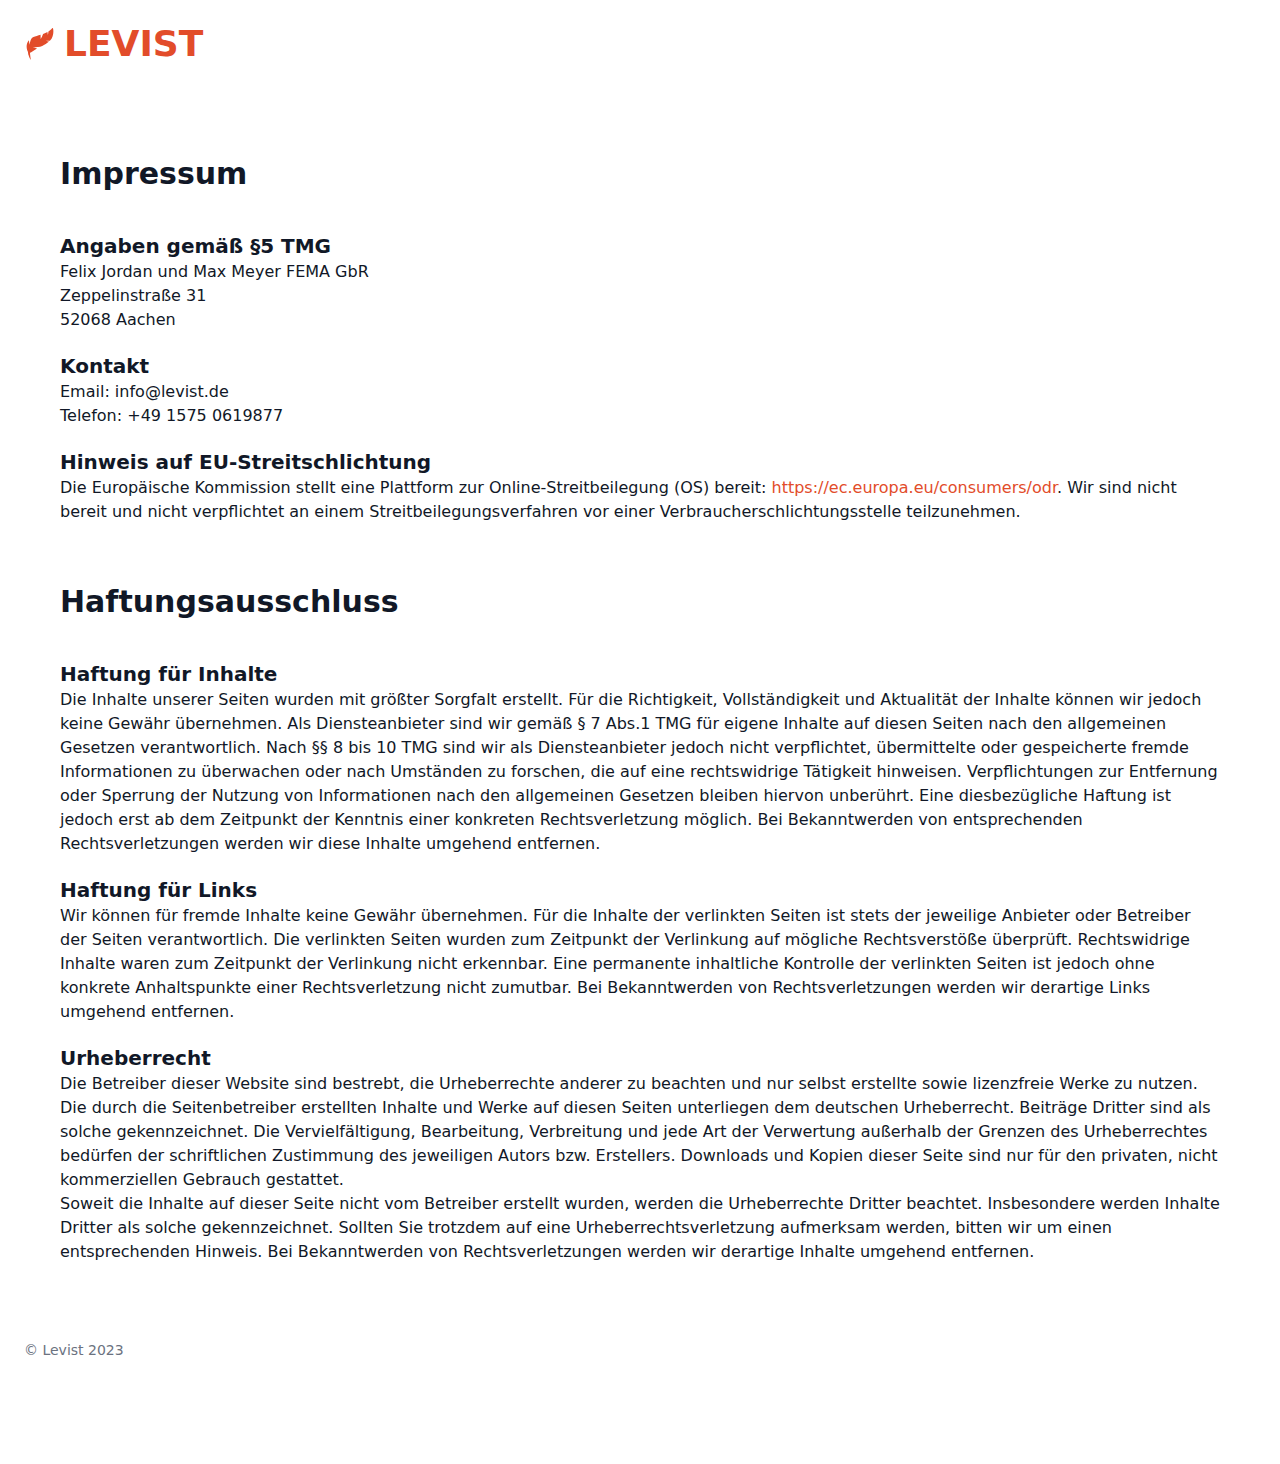
<file: imprint.html>
<!DOCTYPE html>
<html lang="de">

<head>
    <title>Impressum</title>
    <meta charset="UTF-8">
    <meta name="viewport" content="width=device-width, initial-scale=1.0">
    <meta http-equiv="X-UA-Compatible" content="ie=edge">
    <meta http-equiv="content-Type" content="text/html; utf-8"/>
    <meta http-equiv="Pragma" content="cache"/>
    <meta name="robots" content="INDEX,FOLLOW"/>
    <meta http-equiv="content-Language" content="de"/>
    <meta name="description"
          content="Kein langes herum Gesuche mehr! Levist zeigt Dir die besten Tanzveranstaltungen in Deiner Nähe an, und verrät Dir, ob sie zu Dir passen!"/>
    <meta name="keywords" content="Clubs Tanzen Leipzig App Suchen Heute Morgen Wochenende"/>
    <meta name="author" content="levist"/>
    <meta name="publisher" content="levist"/>
    <meta name="copyright" content="levist"/>
    <meta name="audience" content="Alle"/>
    <meta name="page-type" content="Anleitung"/>
    <meta name="page-topic" content="Kultur"/>
    <meta http-equiv="Reply-to" content="info@levist.de"/>
    <meta name="expires" content=""/>
    <meta name="revisit-after" content="7 days"/>
    <meta name="apple-mobile-web-app-capable" content="yes">
    <meta name="apple-mobile-web-app-status-bar-style" content="black">

    <link rel="icon" type="image/x-icon" href="favicon.ico">
    <link rel="icon" type="image/png" href="favicon.png">
    <link rel="apple-touch-icon" href="apple-touch-icon.png">

    <meta property="og:type" content="website">
    <meta property="og:url" content="https://levist.de/">
    <meta property="og:title" content="Levist - Tanzbares in Deiner Nähe">

    <meta property="og:description"
          content="Kein langes herum Gesuche mehr! Levist zeigt Dir die besten Tanzveranstaltungen in Deiner Nähe an, und verrät Dir, ob sie zu Dir passen!">

    <meta property="twitter:card" content="summary_large_image">
    <meta property="twitter:url" content="https://levist.de/">
    <meta property="twitter:title" content="Levist - Tanzbares in Deiner Näje">
    <meta property="twitter:description"
          content="Kein langes herum Gesuche mehr! Levist zeigt Dir die besten Tanzveranstaltungen in Deiner Nähe an, und verrät Dir, ob sie zu Dir passen!">


    <link rel="stylesheet" href="css/animation.css">
    <link rel="stylesheet" href="css/tailwind.min.css">
    <link rel="stylesheet" href="css/styles.css">

</head>


<body class="text-gray-900 flex justify-center items-center">
<div class="pb-14 z-10">
    <div class="w-full container mx-auto p-6">
        <!--Nav-->
        <div class="w-full flex items-center justify-between">
            <a class="flex items-center text-primary no-underline hover:no-underline font-bold text-2xl lg:text-4xl"
               href="/">
                <svg class="h-8 fill-current pr-2" id="feather-logo"
                     xmlns="http://www.w3.org/2000/svg"
                     viewBox="0 0 490.638 490.638" xml:space="preserve">
                    <path d="M396.776,195.483c67.294-58.917,56.957-182.108,44.529-194.552c-6.945-6.947-23.243,26.361-66.664,53.077
                        c-1.555,18.821-4.432,36.334-8.31,52.832c-2.134-14.166-4.606-28.669-7.492-43.596c-19.052,10.279-41.701,19.49-66.417,27.677
                        c-10.352,28.049-23.194,53.601-36.391,78.796c-0.505-22.046-1.124-44.19-2.224-66.83c-39.089,11.477-78.837,22.351-109.003,36.739
                        c-20.457,9.707-36.002,27.379-43.057,48.886c-6.772,20.664-12.097,42.776-15.197,67.111c-4.705-23.177-8.401-45.338-11.321-66.73
                        c-50.647,53.441-38.037,141.689-14.024,177.312c0.826,22.425,5.177,40.237,8.235,48.183c7.732,25.411,16.811,47.953,35.59,76.249
                        c0-0.025-10.742-80.93-10.742-80.93c-1.231-6.193-1.919-16.115-1.778-28.363c23.004-6.532,52.823-40.749,107.051-68.136
                        c-23.55-5.069-46.322-9.368-68.095-12.661c24.94-5.821,52.683-8.847,82.121-10.169c22.681-1.009,45.172-6.533,65.712-16.258
                        c34.945-16.72,73.404-38.054,104.19-65.697c-15.38-4.093-30.952-8.344-46.629-12.735
                        C357.309,196.096,377.377,196.128,396.776,195.483z"/>
                </svg>
                LEVIST
            </a>
        </div>

        <div class="container pt-16 px-6 mx-auto flex flex-wrap flex-col md:flex-row items-center">
            <div class="w-full my-4 p-3">
                <h1 class="text-gray-900 font-bold text-xl lg:text-3xl">Impressum</h1>
            </div>
            <div class="w-full p-3 text-gray-900">
                <h2 class="font-bold text-lg lg:text-xl">Angaben gemäß §5 TMG</h2>
                <p>Felix Jordan und Max Meyer FEMA GbR</p>
                <p>Zeppelinstraße 31</p>
                <p>52068 Aachen</p>
                <h2 class="font-bold text-lg lg:text-xl mt-5">Kontakt</h2>
                <p>Email: info@levist.de</p>
                <p>Telefon: +49 1575 0619877</p>
                <h2 class="font-bold text-lg lg:text-xl mt-5">Hinweis auf EU-Streitschlichtung</h2>
                <p>
                    Die Europäische Kommission stellt eine Plattform zur Online-Streitbeilegung (OS) bereit:
                    <a href="https://ec.europa.eu/consumers/odr" target="_blank" class="text-primary">https://ec.europa.eu/consumers/odr</a>.
                    Wir sind nicht bereit und nicht verpflichtet an einem Streitbeilegungsverfahren vor einer
                    Verbraucherschlichtungsstelle teilzunehmen.
                </p>
            </div>
            <div class="w-full my-4 p-3">
                <h1 class="text-gray-900 font-bold text-xl lg:text-3xl mt-5">Haftungsausschluss</h1>
            </div>
            <div class="w-full p-3 text-gray-900">
                <h2 class="font-bold text-lg lg:text-xl">Haftung für Inhalte</h2>
                <p>Die Inhalte unserer Seiten wurden mit größter Sorgfalt erstellt. Für die Richtigkeit, Vollständigkeit
                    und Aktualität der Inhalte können wir jedoch keine Gewähr übernehmen. Als Diensteanbieter sind wir
                    gemäß § 7 Abs.1 TMG für eigene Inhalte auf diesen Seiten nach den allgemeinen Gesetzen
                    verantwortlich. Nach §§ 8 bis 10 TMG sind wir als Diensteanbieter jedoch nicht verpflichtet,
                    übermittelte oder gespeicherte fremde Informationen zu überwachen oder nach Umständen zu forschen,
                    die auf eine rechtswidrige Tätigkeit hinweisen. Verpflichtungen zur Entfernung oder Sperrung der
                    Nutzung von Informationen nach den allgemeinen Gesetzen bleiben hiervon unberührt. Eine
                    diesbezügliche Haftung ist jedoch erst ab dem Zeitpunkt der Kenntnis einer konkreten
                    Rechtsverletzung möglich. Bei Bekanntwerden von entsprechenden Rechtsverletzungen werden wir diese
                    Inhalte umgehend entfernen.</p>
                <h2 class="font-bold text-lg lg:text-xl mt-5">Haftung für Links</h2>
                <p>Wir können für fremde Inhalte keine Gewähr übernehmen. Für die
                    Inhalte der verlinkten Seiten ist stets der jeweilige Anbieter oder Betreiber der Seiten
                    verantwortlich. Die verlinkten Seiten wurden zum Zeitpunkt der Verlinkung auf mögliche
                    Rechtsverstöße überprüft. Rechtswidrige Inhalte waren zum Zeitpunkt der Verlinkung nicht erkennbar.
                    Eine permanente inhaltliche Kontrolle der verlinkten Seiten ist jedoch ohne konkrete Anhaltspunkte
                    einer Rechtsverletzung nicht zumutbar. Bei Bekanntwerden von Rechtsverletzungen werden wir derartige
                    Links umgehend entfernen.</p>
                <h2 class="font-bold text-lg lg:text-xl mt-5">Urheberrecht</h2>
                <p>
                    Die Betreiber dieser Website sind bestrebt, die Urheberrechte anderer zu beachten und nur selbst
                    erstellte sowie lizenzfreie Werke zu nutzen. Die durch die Seitenbetreiber erstellten Inhalte und
                    Werke auf diesen Seiten unterliegen dem deutschen Urheberrecht. Beiträge Dritter sind als solche
                    gekennzeichnet. Die Vervielfältigung, Bearbeitung, Verbreitung und jede Art der Verwertung außerhalb
                    der Grenzen des Urheberrechtes bedürfen der schriftlichen Zustimmung des jeweiligen Autors bzw.
                    Erstellers. Downloads und Kopien dieser Seite sind nur für den privaten, nicht kommerziellen
                    Gebrauch gestattet.
                    <br>
                    Soweit die Inhalte auf dieser Seite nicht vom Betreiber erstellt wurden, werden die Urheberrechte
                    Dritter beachtet. Insbesondere werden Inhalte Dritter als solche gekennzeichnet. Sollten Sie
                    trotzdem auf eine Urheberrechtsverletzung aufmerksam werden, bitten wir um einen entsprechenden
                    Hinweis. Bei Bekanntwerden von Rechtsverletzungen werden wir derartige Inhalte umgehend entfernen.
                </p>
            </div>
        </div>

        <!--Footer-->
        <div class="w-full pt-16 pb-6 text-sm text-center md:text-left fade-in">
            <a class="text-gray-500 no-underline hover:no-underline" href="/">&copy; Levist 2023</a>
        </div>

    </div>
</div>


</body>

</html>
</file>
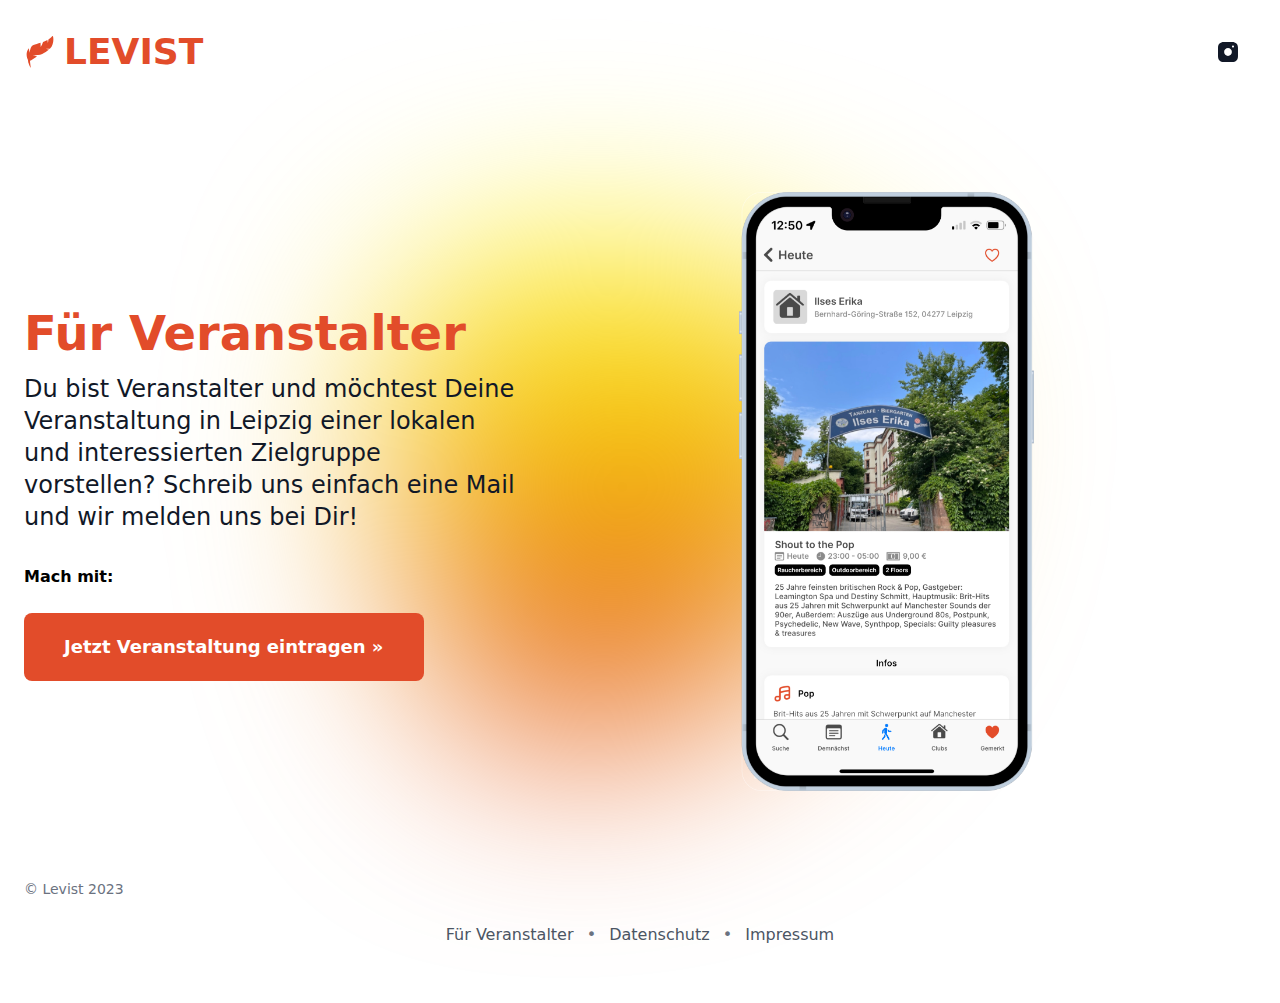
<file: organizer.html>
<!DOCTYPE html>
<html lang="en">

<head>
    <title>Für Veranstalter</title>
    <meta charset="UTF-8">
    <meta name="viewport" content="width=device-width, initial-scale=1.0">
    <meta http-equiv="X-UA-Compatible" content="ie=edge">
    <meta http-equiv="content-Type" content="text/html; utf-8"/>
    <meta http-equiv="Pragma" content="cache"/>
    <meta name="robots" content="INDEX,FOLLOW"/>
    <meta http-equiv="content-Language" content="de"/>
    <meta name="description"
          content="Kein langes herum Gesuche mehr! Levist zeigt Dir die besten Tanzveranstaltungen in Deiner Nähe an, und verrät Dir, ob sie zu Dir passen!"/>
    <meta name="keywords" content="Clubs Tanzen Leipzig App Suchen Heute Morgen Wochenende"/>
    <meta name="author" content="levist"/>
    <meta name="publisher" content="levist"/>
    <meta name="copyright" content="levist"/>
    <meta name="audience" content="Alle"/>
    <meta name="page-type" content="Anleitung"/>
    <meta name="page-topic" content="Kultur"/>
    <meta http-equiv="Reply-to" content="info@levist.de"/>
    <meta name="expires" content=""/>
    <meta name="revisit-after" content="7 days"/>
    <meta name="apple-mobile-web-app-capable" content="yes">
    <meta name="apple-mobile-web-app-status-bar-style" content="black">

    <link rel="icon" type="image/x-icon" href="favicon.ico">
    <link rel="icon" type="image/png" href="favicon.png">
    <link rel="apple-touch-icon" href="apple-touch-icon.png">

    <meta property="og:type" content="website">
    <meta property="og:url" content="https://levist.de/">
    <meta property="og:title" content="Levist - Tanzbares in Deiner Nähe">

    <meta property="og:description"
          content="Kein langes herum Gesuche mehr! Levist zeigt Dir die besten Tanzveranstaltungen in Deiner Nähe an, und verrät Dir, ob sie zu Dir passen!">

    <meta property="twitter:card" content="summary_large_image">
    <meta property="twitter:url" content="https://levist.de/">
    <meta property="twitter:title" content="Levist - Tanzbares in Deiner Näje">
    <meta property="twitter:description"
          content="Kein langes herum Gesuche mehr! Levist zeigt Dir die besten Tanzveranstaltungen in Deiner Nähe an, und verrät Dir, ob sie zu Dir passen!">


    <link rel="stylesheet" href="css/animation.css">
    <link rel="stylesheet" href="css/tailwind.min.css">
    <link rel="stylesheet" href="css/styles.css">

</head>


<body class="text-gray-900 flex justify-center items-center">
<div class="absolute w-screen h-screen flex justify-center items-center">
    <div class="gradient z-0"></div>
</div>
<div class="pb-14 z-10">
    <!--Nav-->
    <div class="w-full container mx-auto p-6">

        <div class="w-full flex items-center justify-between">
            <a class="flex items-center text-primary no-underline hover:no-underline font-bold text-2xl lg:text-4xl"
               href="/">
                <svg class="h-8 fill-current pr-2" id="feather-logo"
                     xmlns="http://www.w3.org/2000/svg"
                     viewBox="0 0 490.638 490.638" xml:space="preserve">
                    <path d="M396.776,195.483c67.294-58.917,56.957-182.108,44.529-194.552c-6.945-6.947-23.243,26.361-66.664,53.077
                        c-1.555,18.821-4.432,36.334-8.31,52.832c-2.134-14.166-4.606-28.669-7.492-43.596c-19.052,10.279-41.701,19.49-66.417,27.677
                        c-10.352,28.049-23.194,53.601-36.391,78.796c-0.505-22.046-1.124-44.19-2.224-66.83c-39.089,11.477-78.837,22.351-109.003,36.739
                        c-20.457,9.707-36.002,27.379-43.057,48.886c-6.772,20.664-12.097,42.776-15.197,67.111c-4.705-23.177-8.401-45.338-11.321-66.73
                        c-50.647,53.441-38.037,141.689-14.024,177.312c0.826,22.425,5.177,40.237,8.235,48.183c7.732,25.411,16.811,47.953,35.59,76.249
                        c0-0.025-10.742-80.93-10.742-80.93c-1.231-6.193-1.919-16.115-1.778-28.363c23.004-6.532,52.823-40.749,107.051-68.136
                        c-23.55-5.069-46.322-9.368-68.095-12.661c24.94-5.821,52.683-8.847,82.121-10.169c22.681-1.009,45.172-6.533,65.712-16.258
                        c34.945-16.72,73.404-38.054,104.19-65.697c-15.38-4.093-30.952-8.344-46.629-12.735
                        C357.309,196.096,377.377,196.128,396.776,195.483z"/>
                </svg>
                LEVIST
            </a>

            <div class="flex w-1/2 justify-end content-center">
                <a class="inline-block text-gray-900 no-underline hover:text-gray-600 text-center h-10 p-2 md:h-auto md:p-4"
                   data-tippy-content="@insta_handle" href="https://www.instagram.com/levistde/" target="_blank">
                    <svg class="fill-current h-6" viewBox="0 0 24 24" fill="none" xmlns="http://www.w3.org/2000/svg">
                        <path d="M16.19 2H7.81C4.17 2 2 4.17 2 7.81V16.18C2 19.83 4.17 22 7.81 22H16.18C19.82 22 21.99 19.83 21.99 16.19V7.81C22 4.17 19.83 2 16.19 2ZM12 15.88C9.86 15.88 8.12 14.14 8.12 12C8.12 9.86 9.86 8.12 12 8.12C14.14 8.12 15.88 9.86 15.88 12C15.88 14.14 14.14 15.88 12 15.88ZM17.92 6.88C17.87 7 17.8 7.11 17.71 7.21C17.61 7.3 17.5 7.37 17.38 7.42C17.26 7.47 17.13 7.5 17 7.5C16.73 7.5 16.48 7.4 16.29 7.21C16.2 7.11 16.13 7 16.08 6.88C16.03 6.76 16 6.63 16 6.5C16 6.37 16.03 6.24 16.08 6.12C16.13 5.99 16.2 5.89 16.29 5.79C16.52 5.56 16.87 5.45 17.19 5.52C17.26 5.53 17.32 5.55 17.38 5.58C17.44 5.6 17.5 5.63 17.56 5.67C17.61 5.7 17.66 5.75 17.71 5.79C17.8 5.89 17.87 5.99 17.92 6.12C17.97 6.24 18 6.37 18 6.5C18 6.63 17.97 6.76 17.92 6.88Z"/>
                    </svg>
                </a>
            </div>

        </div>

    </div>

    <!--Main-->
    <div class="container pt-16 px-6 mx-auto flex flex-wrap flex-col md:flex-row items-center">

        <!--Left Col-->
        <div class="flex flex-col w-full xl:w-2/5 justify-center lg:items-start">
            <h1 class="my-4 text-3xl md:text-5xl text-primary font-bold leading-tight text-center md:text-left slide-in-bottom-h1">
                Für Veranstalter</h1>
            <p class="leading-normal text-base md:text-2xl mb-8 text-center md:text-left slide-in-bottom-subtitle">
                Du bist Veranstalter und möchtest Deine Veranstaltung in Leipzig einer lokalen und interessierten
                Zielgruppe vorstellen? Schreib uns einfach eine Mail und wir melden uns bei Dir!</p>

            <p class="text-black font-bold pb-8 lg:pb-6 text-center md:text-left fade-in">Mach mit:</p>
            <a type="button"
               href="mailto:veranstalter@levist.de"
               class="text-white bg-primary font-bold rounded-lg text-lg px-10 py-5 mr-2 mb-2 fade-in">
                Jetzt Veranstaltung eintragen &raquo;
            </a>

        </div>

        <!--Right Col-->
        <div class="w-full xl:w-3/5 py-6 flex justify-center">
            <img src="images/Screen_Event.png" alt="event-detail" class="sm:w-1/3 md:w-2/5"/>
        </div>

        <!--Footer-->
        <div class="w-full pt-16 pb-6 text-sm text-center md:text-left fade-in">
            <a class="text-gray-500 no-underline hover:no-underline" href="/">&copy; Levist 2023</a>
        </div>

        <div class="w-full">
            <div class="text-center text-gray-500">
                <a href="/organizer.html" class="text-gray-600 hover:text-gray-800">Für Veranstalter</a>
                <span class="px-2">•</span>
                <a href="/privacy.html" class="text-gray-600 hover:text-gray-800">Datenschutz</a>
                <span class="px-2">•</span>
                <a href="/imprint.html" class="text-gray-600 hover:text-gray-800">Impressum</a>
            </div>
        </div>

    </div>
</div>

</body>

</html>
</file>
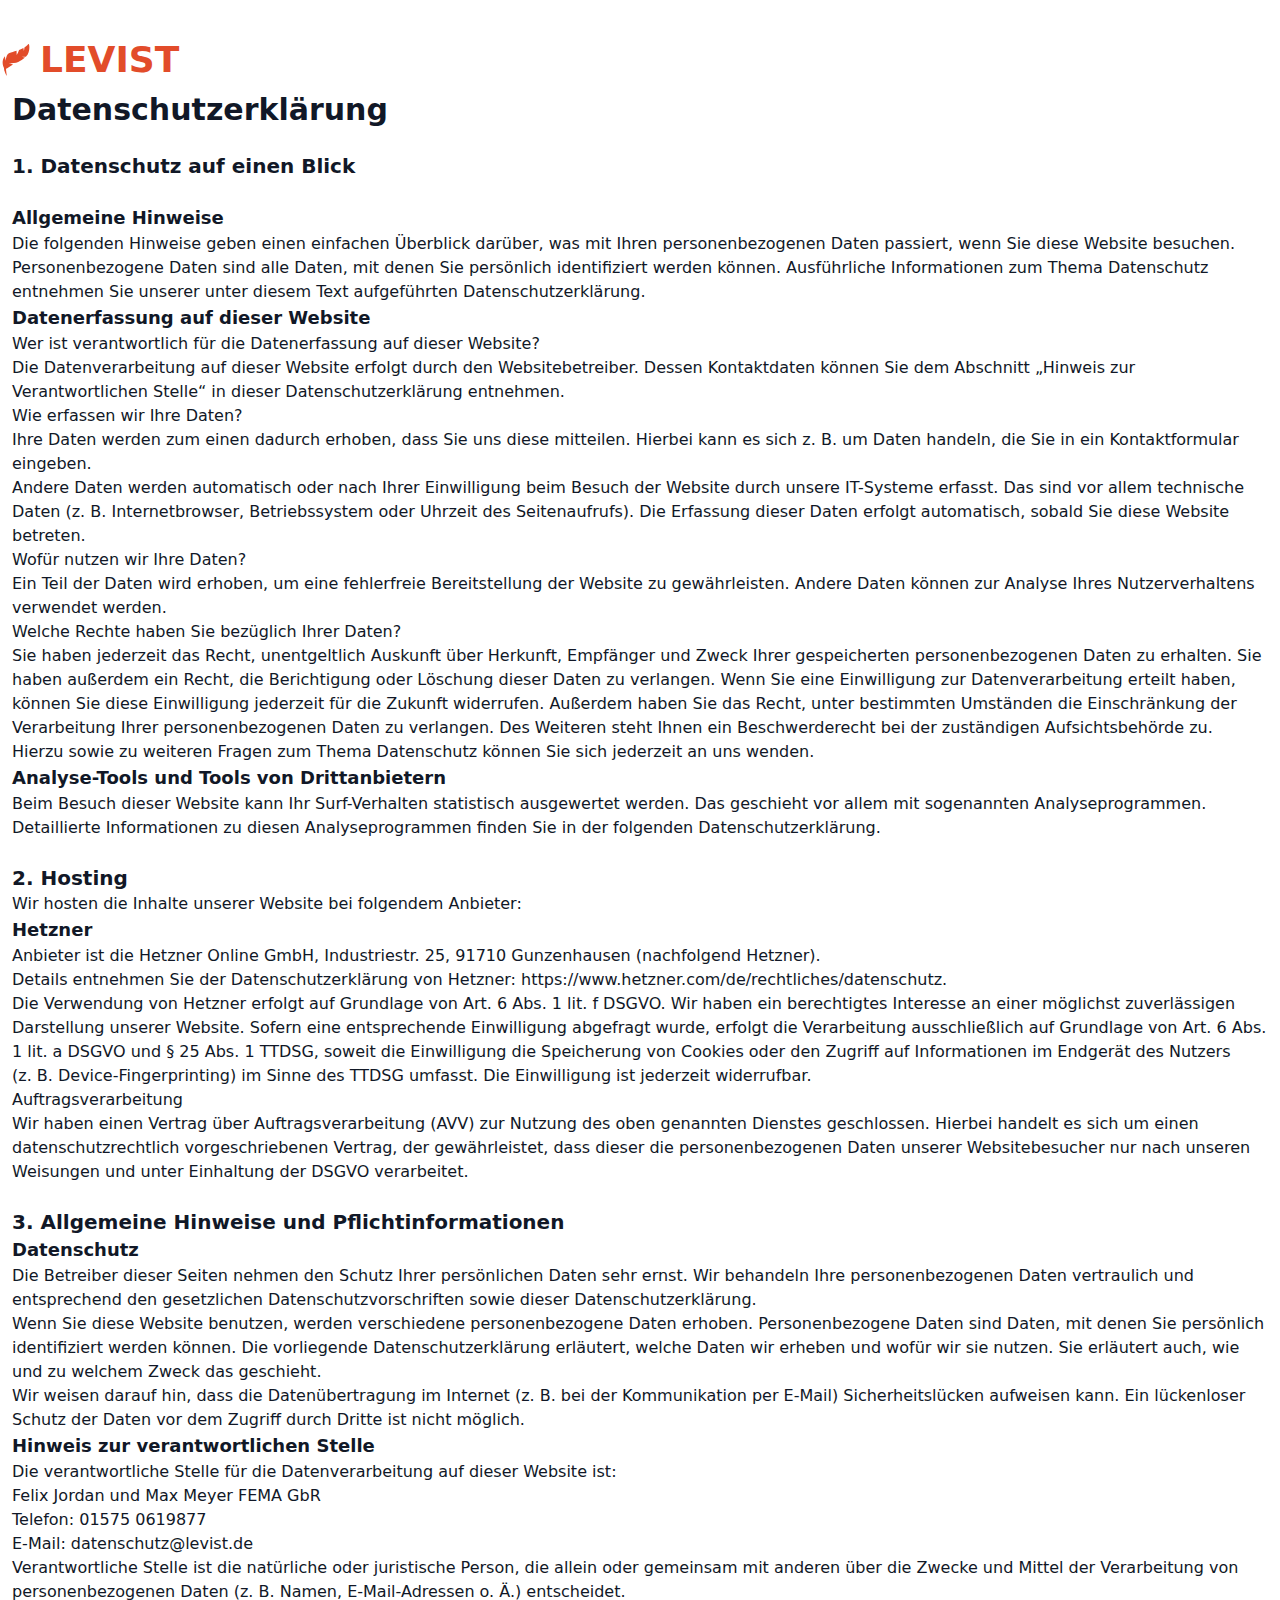
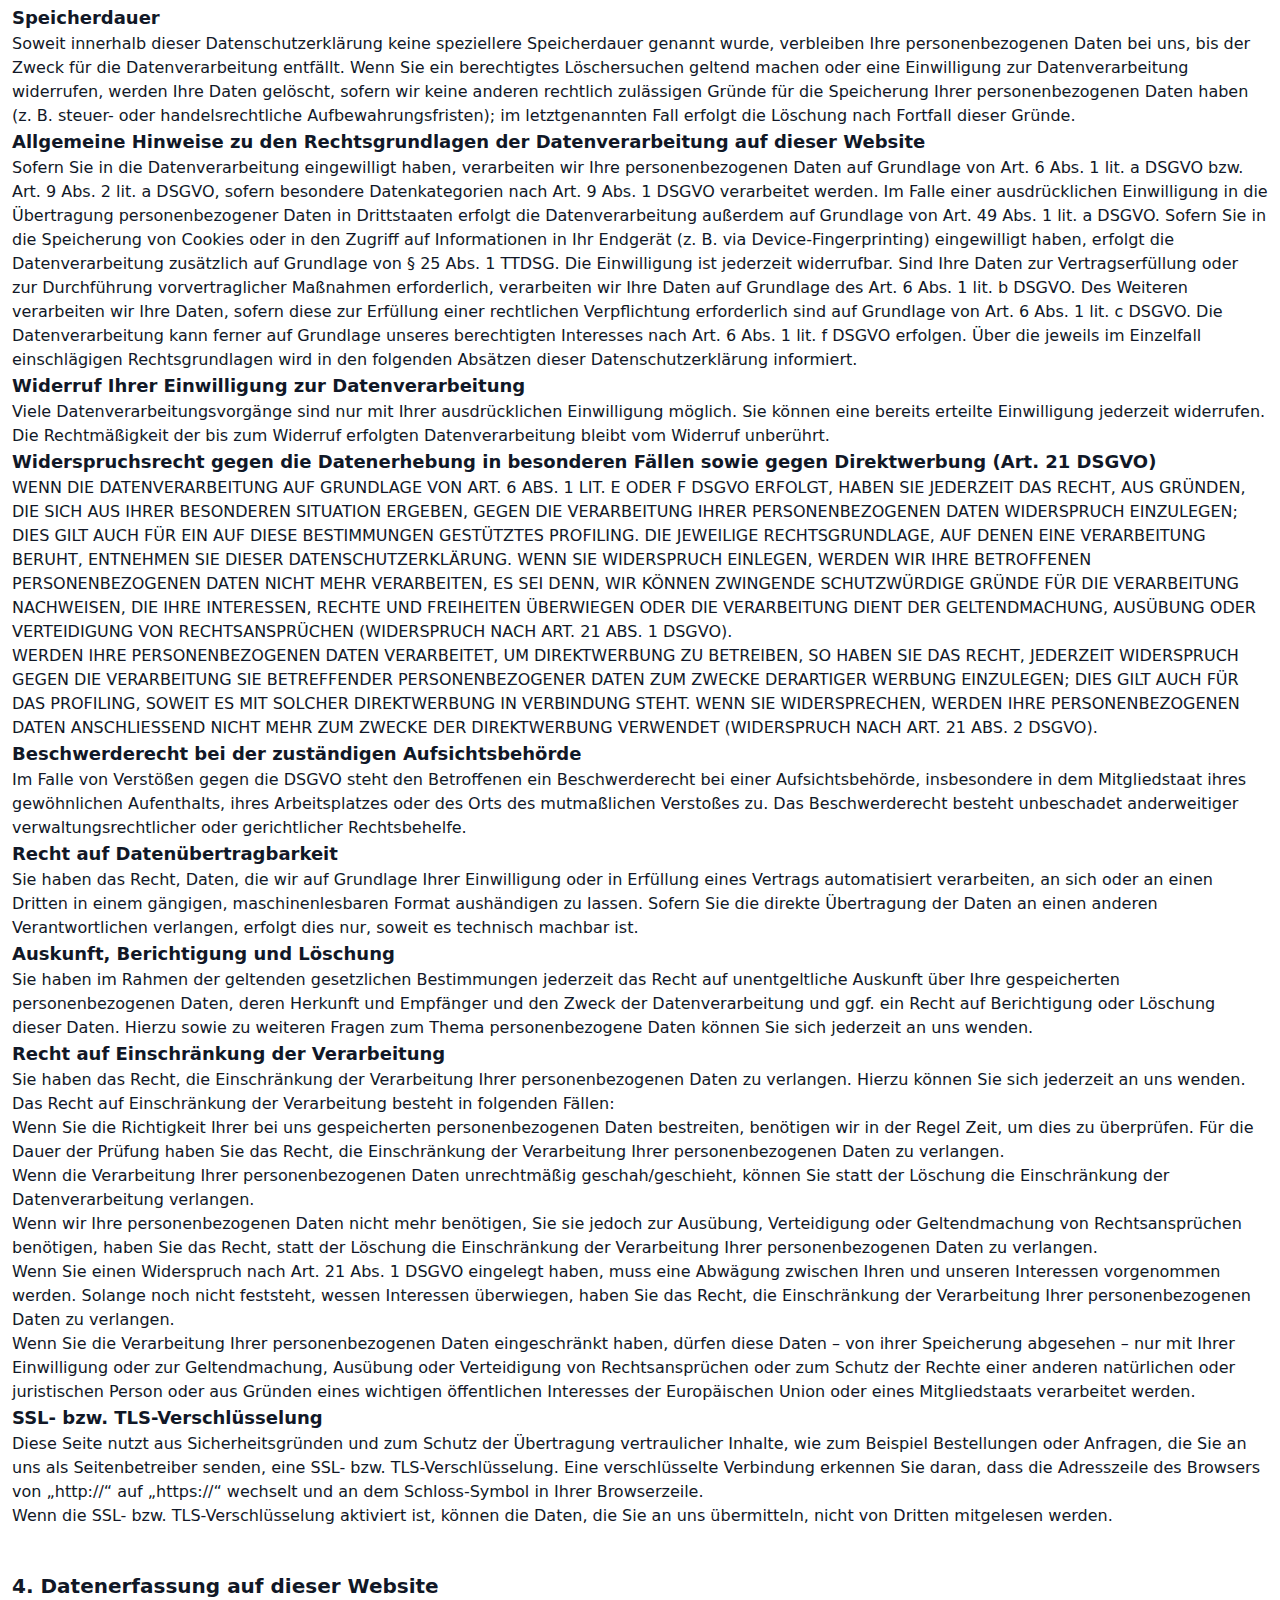
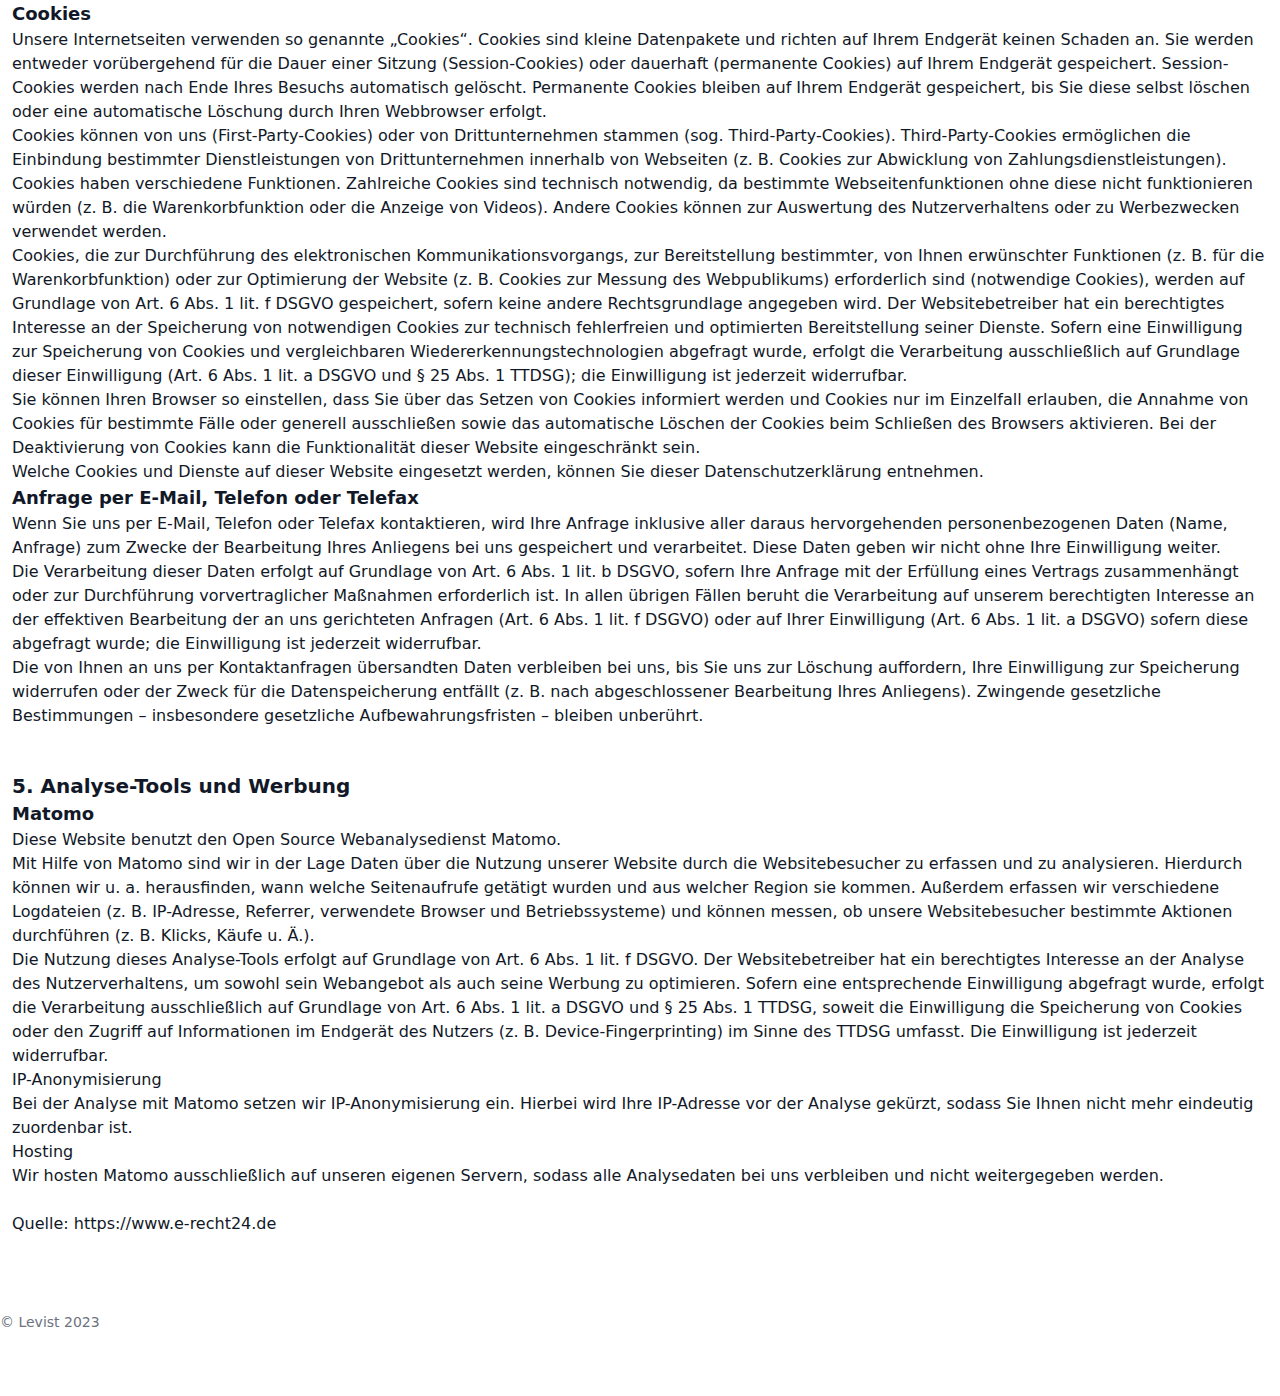
<file: privacy.html>
<!DOCTYPE html>
<html lang="de">

<head>
    <title>Datenschutzerklärung</title>
    <meta charset="UTF-8">
    <meta name="viewport" content="width=device-width, initial-scale=1.0">
    <meta http-equiv="X-UA-Compatible" content="ie=edge">
    <meta http-equiv="content-Type" content="text/html; utf-8"/>
    <meta http-equiv="Pragma" content="cache"/>
    <meta name="robots" content="INDEX,FOLLOW"/>
    <meta http-equiv="content-Language" content="de"/>
    <meta name="description"
          content="Kein langes herum Gesuche mehr! Levist zeigt Dir die besten Tanzveranstaltungen in Deiner Nähe an, und verrät Dir, ob sie zu Dir passen!"/>
    <meta name="keywords" content="Clubs Tanzen Leipzig App Suchen Heute Morgen Wochenende"/>
    <meta name="author" content="levist"/>
    <meta name="publisher" content="levist"/>
    <meta name="copyright" content="levist"/>
    <meta name="audience" content="Alle"/>
    <meta name="page-type" content="Anleitung"/>
    <meta name="page-topic" content="Kultur"/>
    <meta http-equiv="Reply-to" content="info@levist.de"/>
    <meta name="expires" content=""/>
    <meta name="revisit-after" content="7 days"/>
    <meta name="apple-mobile-web-app-capable" content="yes">
    <meta name="apple-mobile-web-app-status-bar-style" content="black">

    <link rel="icon" type="image/x-icon" href="favicon.ico">
    <link rel="icon" type="image/png" href="favicon.png">
    <link rel="apple-touch-icon" href="apple-touch-icon.png">

    <meta property="og:type" content="website">
    <meta property="og:url" content="https://levist.de/">
    <meta property="og:title" content="Levist - Tanzbares in Deiner Nähe">

    <meta property="og:description"
          content="Kein langes herum Gesuche mehr! Levist zeigt Dir die besten Tanzveranstaltungen in Deiner Nähe an, und verrät Dir, ob sie zu Dir passen!">

    <meta property="twitter:card" content="summary_large_image">
    <meta property="twitter:url" content="https://levist.de/">
    <meta property="twitter:title" content="Levist - Tanzbares in Deiner Näje">
    <meta property="twitter:description"
          content="Kein langes herum Gesuche mehr! Levist zeigt Dir die besten Tanzveranstaltungen in Deiner Nähe an, und verrät Dir, ob sie zu Dir passen!">


    <link rel="stylesheet" href="css/animation.css">
    <link rel="stylesheet" href="css/tailwind.min.css">
    <link rel="stylesheet" href="css/styles.css">

</head>


<body>
<div class="container mx-auto text-gray-900 py-10">
    <!--Nav-->
    <div class="w-full flex items-center justify-between">
        <a class="flex items-center text-primary no-underline hover:no-underline font-bold text-2xl lg:text-4xl"
           href="/">
            <svg class="h-8 fill-current pr-2" id="feather-logo"
                 xmlns="http://www.w3.org/2000/svg"
                 viewBox="0 0 490.638 490.638" xml:space="preserve">
                    <path d="M396.776,195.483c67.294-58.917,56.957-182.108,44.529-194.552c-6.945-6.947-23.243,26.361-66.664,53.077
                        c-1.555,18.821-4.432,36.334-8.31,52.832c-2.134-14.166-4.606-28.669-7.492-43.596c-19.052,10.279-41.701,19.49-66.417,27.677
                        c-10.352,28.049-23.194,53.601-36.391,78.796c-0.505-22.046-1.124-44.19-2.224-66.83c-39.089,11.477-78.837,22.351-109.003,36.739
                        c-20.457,9.707-36.002,27.379-43.057,48.886c-6.772,20.664-12.097,42.776-15.197,67.111c-4.705-23.177-8.401-45.338-11.321-66.73
                        c-50.647,53.441-38.037,141.689-14.024,177.312c0.826,22.425,5.177,40.237,8.235,48.183c7.732,25.411,16.811,47.953,35.59,76.249
                        c0-0.025-10.742-80.93-10.742-80.93c-1.231-6.193-1.919-16.115-1.778-28.363c23.004-6.532,52.823-40.749,107.051-68.136
                        c-23.55-5.069-46.322-9.368-68.095-12.661c24.94-5.821,52.683-8.847,82.121-10.169c22.681-1.009,45.172-6.533,65.712-16.258
                        c34.945-16.72,73.404-38.054,104.19-65.697c-15.38-4.093-30.952-8.344-46.629-12.735
                        C357.309,196.096,377.377,196.128,396.776,195.483z"/>
                </svg>
            LEVIST
        </a>
    </div>

    <div class="w-full p-3">
        <h1 class="text-gray-900 font-bold text-xl lg:text-3xl">Datenschutzerklärung</h1>
    </div>
    <div class="w-full p-3">
        <h2 class=" font-bold text-lg lg:text-xl">1. Datenschutz auf einen Blick</h2>
    </div>
    <div class="w-full p-3">
        <h3 class="font-bold lg:text-lg">Allgemeine Hinweise</h3>
        <p>Die folgenden Hinweise geben einen einfachen &Uumlberblick dar&uuml;ber, was mit Ihren
            personenbezogenen
            Daten passiert, wenn Sie diese Website besuchen. Personenbezogene Daten sind alle Daten, mit denen
            Sie pers&oumlnlich identifiziert werden k&oumlnnen. Ausf&uuml;hrliche Informationen zum Thema
            Datenschutz
            entnehmen Sie unserer unter diesem Text aufgef&uumlhrten Datenschutzerklärung.</p>

        <h3 class="font-bold lg:text-lg">Datenerfassung auf dieser Website</h3> <h4>Wer ist verantwortlich
        f&uuml;r
        die Datenerfassung auf dieser
        Website?</h4>
        <p>Die Datenverarbeitung auf dieser Website erfolgt durch den Websitebetreiber. Dessen Kontaktdaten k&ouml;nnen
            Sie dem Abschnitt &bdquo;Hinweis zur Verantwortlichen Stelle&ldquo; in dieser Datenschutzerkl&auml;rung
            entnehmen.</p> <h4>Wie erfassen wir Ihre Daten?</h4>
        <p>Ihre Daten werden zum einen dadurch erhoben, dass Sie uns diese mitteilen. Hierbei kann es sich z.&nbsp;B.
            um Daten handeln, die Sie in ein Kontaktformular eingeben.</p>
        <p>Andere Daten werden automatisch oder nach Ihrer Einwilligung beim Besuch der Website durch unsere
            IT-Systeme erfasst. Das sind vor allem technische Daten (z.&nbsp;B. Internetbrowser, Betriebssystem
            oder
            Uhrzeit des Seitenaufrufs). Die Erfassung dieser Daten erfolgt automatisch, sobald Sie diese Website
            betreten.</p>
        <h4>Wof&uuml;r nutzen wir Ihre Daten?</h4>
        <p>Ein Teil der Daten wird erhoben, um eine fehlerfreie Bereitstellung der Website zu gew&auml;hrleisten.
            Andere Daten k&ouml;nnen zur Analyse Ihres Nutzerverhaltens verwendet werden.</p> <h4>Welche Rechte
        haben Sie bez&uuml;glich Ihrer Daten?</h4>
        <p>Sie haben jederzeit das Recht, unentgeltlich Auskunft &uuml;ber Herkunft, Empf&auml;nger und Zweck
            Ihrer
            gespeicherten personenbezogenen Daten zu erhalten. Sie haben au&szlig;erdem ein Recht, die
            Berichtigung
            oder L&ouml;schung dieser Daten zu verlangen. Wenn Sie eine Einwilligung zur Datenverarbeitung
            erteilt
            haben, k&ouml;nnen Sie diese Einwilligung jederzeit f&uuml;r die Zukunft widerrufen. Au&szlig;erdem
            haben Sie das Recht, unter bestimmten Umst&auml;nden die Einschr&auml;nkung der Verarbeitung Ihrer
            personenbezogenen Daten zu verlangen. Des Weiteren steht Ihnen ein Beschwerderecht bei der zust&auml;ndigen
            Aufsichtsbeh&ouml;rde zu.</p>
        <p>Hierzu sowie zu weiteren Fragen zum Thema Datenschutz k&ouml;nnen Sie sich jederzeit an uns
            wenden.</p>
        <h3 class="font-bold lg:text-lg">Analyse-Tools und Tools von Dritt&shy;anbietern</h3>
        <p>Beim Besuch dieser Website kann Ihr Surf-Verhalten statistisch ausgewertet werden. Das geschieht vor
            allem mit sogenannten Analyseprogrammen.</p>
        <p>Detaillierte Informationen zu diesen Analyseprogrammen finden Sie in der folgenden
            Datenschutzerkl&auml;rung.</p>
    </div>
    <div class="w-full p-3">
        <h2 class="font-bold text-lg lg:text-xl">2. Hosting</h2>
        <p>Wir hosten die Inhalte unserer Website bei folgendem Anbieter:</p>
        <h3 class="font-bold lg:text-lg ">Hetzner</h3>
        <p>Anbieter ist die Hetzner Online GmbH, Industriestr. 25, 91710 Gunzenhausen (nachfolgend Hetzner).</p>
        <p>Details entnehmen Sie der Datenschutzerkl&auml;rung von Hetzner: <a
                href="https://www.hetzner.com/de/rechtliches/datenschutz" target="_blank"
                rel="noopener noreferrer">https://www.hetzner.com/de/rechtliches/datenschutz</a>.
        </p>
        <p>Die Verwendung von Hetzner erfolgt auf Grundlage von Art. 6 Abs. 1 lit. f DSGVO. Wir haben ein
            berechtigtes Interesse an einer m&ouml;glichst zuverl&auml;ssigen Darstellung unserer Website.
            Sofern
            eine entsprechende Einwilligung abgefragt wurde, erfolgt die Verarbeitung ausschlie&szlig;lich auf
            Grundlage von Art. 6 Abs. 1 lit. a DSGVO und &sect; 25 Abs. 1 TTDSG, soweit die Einwilligung die
            Speicherung von Cookies oder den Zugriff auf Informationen im Endger&auml;t des Nutzers (z.&nbsp;B.
            Device-Fingerprinting) im Sinne des TTDSG umfasst. Die Einwilligung ist jederzeit widerrufbar.</p>
        <h4>Auftragsverarbeitung</h4>
        <p>Wir haben einen Vertrag &uuml;ber Auftragsverarbeitung (AVV) zur Nutzung des oben genannten Dienstes
            geschlossen. Hierbei handelt es sich um einen datenschutzrechtlich vorgeschriebenen Vertrag, der gew&auml;hrleistet,
            dass dieser die personenbezogenen Daten unserer Websitebesucher nur nach unseren Weisungen und unter
            Einhaltung der DSGVO verarbeitet.</p>
    </div>
    <div class="w-full p-3">
        <h2 class="font-bold text-lg lg:text-xl">3. Allgemeine Hinweise und Pflicht&shy;informationen</h2>
        <h3 class="font-bold lg:text-lg">Datenschutz</h3>
        <p>Die Betreiber dieser Seiten nehmen den Schutz Ihrer pers&ouml;nlichen Daten sehr ernst. Wir behandeln
            Ihre personenbezogenen Daten vertraulich und entsprechend den gesetzlichen Datenschutzvorschriften
            sowie
            dieser Datenschutzerkl&auml;rung.</p>
        <p>Wenn Sie diese Website benutzen, werden verschiedene personenbezogene Daten erhoben. Personenbezogene
            Daten sind Daten, mit denen Sie pers&ouml;nlich identifiziert werden k&ouml;nnen. Die vorliegende
            Datenschutzerkl&auml;rung erl&auml;utert, welche Daten wir erheben und wof&uuml;r wir sie nutzen.
            Sie
            erl&auml;utert auch, wie und zu welchem Zweck das geschieht.</p>
        <p>Wir weisen darauf hin, dass die Daten&uuml;bertragung im Internet (z.&nbsp;B. bei der Kommunikation
            per
            E-Mail) Sicherheitsl&uuml;cken aufweisen kann. Ein l&uuml;ckenloser Schutz der Daten vor dem Zugriff
            durch Dritte ist nicht m&ouml;glich.</p>
        <h3 class="font-bold lg:text-lg">Hinweis zur verantwortlichen Stelle</h3>
        <p>Die verantwortliche Stelle f&uuml;r die Datenverarbeitung auf dieser Website ist:</p>
        <p>Felix Jordan und Max Meyer FEMA GbR</p>

        <p>Telefon: 01575 0619877<br/>
            E-Mail: datenschutz@levist.de</p>
        <p>Verantwortliche Stelle ist die nat&uuml;rliche oder juristische Person, die allein oder gemeinsam mit
            anderen &uuml;ber die Zwecke und Mittel der Verarbeitung von personenbezogenen Daten (z.&nbsp;B.
            Namen,
            E-Mail-Adressen o. &Auml;.) entscheidet.</p>

        <h3 class="font-bold lg:text-lg">Speicherdauer</h3>
        <p>Soweit innerhalb dieser Datenschutzerkl&auml;rung keine speziellere Speicherdauer genannt wurde,
            verbleiben Ihre personenbezogenen Daten bei uns, bis der Zweck f&uuml;r die Datenverarbeitung entf&auml;llt.
            Wenn Sie ein berechtigtes L&ouml;schersuchen geltend machen oder eine Einwilligung zur
            Datenverarbeitung
            widerrufen, werden Ihre Daten gel&ouml;scht, sofern wir keine anderen rechtlich zul&auml;ssigen Gr&uuml;nde
            f&uuml;r die Speicherung Ihrer personenbezogenen Daten haben (z.&nbsp;B. steuer- oder
            handelsrechtliche
            Aufbewahrungsfristen); im letztgenannten Fall erfolgt die L&ouml;schung nach Fortfall dieser
            Gr&uuml;nde.</p>
        <h3 class="font-bold lg:text-lg">Allgemeine Hinweise zu den Rechtsgrundlagen der Datenverarbeitung
            auf
            dieser Website</h3>
        <p>Sofern Sie in die Datenverarbeitung eingewilligt haben, verarbeiten wir Ihre personenbezogenen Daten
            auf
            Grundlage von Art. 6 Abs. 1 lit. a DSGVO bzw. Art. 9 Abs. 2 lit. a DSGVO, sofern besondere
            Datenkategorien nach Art. 9 Abs. 1 DSGVO verarbeitet werden. Im Falle einer ausdr&uuml;cklichen
            Einwilligung in die &Uuml;bertragung personenbezogener Daten in Drittstaaten erfolgt die
            Datenverarbeitung au&szlig;erdem auf Grundlage von Art. 49 Abs. 1 lit. a DSGVO. Sofern Sie in die
            Speicherung von Cookies oder in den Zugriff auf Informationen in Ihr Endger&auml;t (z.&nbsp;B. via
            Device-Fingerprinting) eingewilligt haben, erfolgt die Datenverarbeitung zus&auml;tzlich auf
            Grundlage
            von &sect; 25 Abs. 1 TTDSG. Die Einwilligung ist jederzeit widerrufbar. Sind Ihre Daten zur
            Vertragserf&uuml;llung
            oder zur Durchf&uuml;hrung vorvertraglicher Ma&szlig;nahmen erforderlich, verarbeiten wir Ihre Daten
            auf
            Grundlage des Art. 6 Abs. 1 lit. b DSGVO. Des Weiteren verarbeiten wir Ihre Daten, sofern diese zur
            Erf&uuml;llung
            einer rechtlichen Verpflichtung erforderlich sind auf Grundlage von Art. 6 Abs. 1 lit. c DSGVO. Die
            Datenverarbeitung kann ferner auf Grundlage unseres berechtigten Interesses nach Art. 6 Abs. 1 lit.
            f
            DSGVO erfolgen. &Uuml;ber die jeweils im Einzelfall einschl&auml;gigen Rechtsgrundlagen wird in den
            folgenden Abs&auml;tzen dieser Datenschutzerkl&auml;rung informiert.</p>
        <h3 class="font-bold lg:text-lg">Widerruf Ihrer Einwilligung zur Datenverarbeitung</h3>
        <p>Viele Datenverarbeitungsvorg&auml;nge sind nur mit Ihrer ausdr&uuml;cklichen Einwilligung m&ouml;glich.
            Sie k&ouml;nnen eine bereits erteilte Einwilligung jederzeit widerrufen. Die Rechtm&auml;&szlig;igkeit
            der bis zum Widerruf erfolgten Datenverarbeitung bleibt vom Widerruf unber&uuml;hrt.</p>
        <h3 class="font-bold lg:text-lg">Widerspruchsrecht gegen die Datenerhebung in besonderen F&auml;llen
            sowie
            gegen Direktwerbung (Art. 21
            DSGVO)</h3>
        <p>WENN DIE DATENVERARBEITUNG AUF GRUNDLAGE VON ART. 6 ABS. 1 LIT. E ODER F DSGVO ERFOLGT, HABEN SIE
            JEDERZEIT DAS RECHT, AUS GR&Uuml;NDEN, DIE SICH AUS IHRER BESONDEREN SITUATION ERGEBEN, GEGEN DIE
            VERARBEITUNG IHRER PERSONENBEZOGENEN DATEN WIDERSPRUCH EINZULEGEN; DIES GILT AUCH F&Uuml;R EIN AUF
            DIESE
            BESTIMMUNGEN GEST&Uuml;TZTES PROFILING. DIE JEWEILIGE RECHTSGRUNDLAGE, AUF DENEN EINE VERARBEITUNG
            BERUHT, ENTNEHMEN SIE DIESER DATENSCHUTZERKL&Auml;RUNG. WENN SIE WIDERSPRUCH EINLEGEN, WERDEN WIR
            IHRE
            BETROFFENEN PERSONENBEZOGENEN DATEN NICHT MEHR VERARBEITEN, ES SEI DENN, WIR K&Ouml;NNEN ZWINGENDE
            SCHUTZW&Uuml;RDIGE GR&Uuml;NDE F&Uuml;R DIE VERARBEITUNG NACHWEISEN, DIE IHRE INTERESSEN, RECHTE UND
            FREIHEITEN &Uuml;BERWIEGEN ODER DIE VERARBEITUNG DIENT DER GELTENDMACHUNG, AUS&Uuml;BUNG ODER
            VERTEIDIGUNG VON RECHTSANSPR&Uuml;CHEN (WIDERSPRUCH NACH ART. 21 ABS. 1 DSGVO).</p>
        <p>WERDEN IHRE PERSONENBEZOGENEN DATEN VERARBEITET, UM DIREKTWERBUNG ZU BETREIBEN, SO HABEN SIE DAS
            RECHT,
            JEDERZEIT WIDERSPRUCH GEGEN DIE VERARBEITUNG SIE BETREFFENDER PERSONENBEZOGENER DATEN ZUM ZWECKE
            DERARTIGER WERBUNG EINZULEGEN; DIES GILT AUCH F&Uuml;R DAS PROFILING, SOWEIT ES MIT SOLCHER
            DIREKTWERBUNG IN VERBINDUNG STEHT. WENN SIE WIDERSPRECHEN, WERDEN IHRE PERSONENBEZOGENEN DATEN
            ANSCHLIESSEND NICHT MEHR ZUM ZWECKE DER DIREKTWERBUNG VERWENDET (WIDERSPRUCH NACH ART. 21 ABS. 2
            DSGVO).</p>
        <h3 class="font-bold lg:text-lg ">Beschwerde&shy;recht bei der zust&auml;ndigen
            Aufsichts&shy;beh&ouml;rde</h3>
        <p>Im Falle von Verst&ouml;&szlig;en gegen die DSGVO steht den Betroffenen ein Beschwerderecht bei einer
            Aufsichtsbeh&ouml;rde, insbesondere in dem Mitgliedstaat ihres gew&ouml;hnlichen Aufenthalts, ihres
            Arbeitsplatzes oder des Orts des mutma&szlig;lichen Versto&szlig;es zu. Das Beschwerderecht besteht
            unbeschadet anderweitiger verwaltungsrechtlicher oder gerichtlicher Rechtsbehelfe.</p>
        <h3 class="font-bold lg:text-lg ">Recht auf Daten&shy;&uuml;bertrag&shy;barkeit</h3>
        <p>Sie haben das Recht, Daten, die wir auf Grundlage Ihrer Einwilligung oder in Erf&uuml;llung eines
            Vertrags automatisiert verarbeiten, an sich oder an einen Dritten in einem g&auml;ngigen,
            maschinenlesbaren Format aush&auml;ndigen zu lassen. Sofern Sie die direkte &Uuml;bertragung der
            Daten
            an einen anderen Verantwortlichen verlangen, erfolgt dies nur, soweit es technisch machbar ist.</p>
        <h3 class="font-bold lg:text-lg ">Auskunft, Berichtigung und L&ouml;schung</h3>
        <p>Sie haben im Rahmen der geltenden gesetzlichen Bestimmungen jederzeit das Recht auf unentgeltliche
            Auskunft &uuml;ber Ihre gespeicherten personenbezogenen Daten, deren Herkunft und Empf&auml;nger und
            den
            Zweck der Datenverarbeitung und ggf. ein Recht auf Berichtigung oder L&ouml;schung dieser Daten.
            Hierzu
            sowie zu weiteren Fragen zum Thema personenbezogene Daten k&ouml;nnen Sie sich jederzeit an uns
            wenden.</p>
        <h3 class="font-bold lg:text-lg ">Recht auf Einschr&auml;nkung der Verarbeitung</h3>
        <p>Sie haben das Recht, die Einschr&auml;nkung der Verarbeitung Ihrer personenbezogenen Daten zu
            verlangen.
            Hierzu k&ouml;nnen Sie sich jederzeit an uns wenden. Das Recht auf Einschr&auml;nkung der
            Verarbeitung
            besteht in folgenden F&auml;llen:</p>
        <ul>
            <li>Wenn Sie die Richtigkeit Ihrer bei uns gespeicherten personenbezogenen Daten bestreiten, ben&ouml;tigen
                wir in der Regel Zeit, um dies zu &uuml;berpr&uuml;fen. F&uuml;r die Dauer der Pr&uuml;fung
                haben
                Sie das Recht, die Einschr&auml;nkung der Verarbeitung Ihrer personenbezogenen Daten zu
                verlangen.
            </li>
            <li>Wenn die Verarbeitung Ihrer personenbezogenen Daten unrechtm&auml;&szlig;ig geschah/geschieht, k&ouml;nnen
                Sie statt der L&ouml;schung die Einschr&auml;nkung der Datenverarbeitung verlangen.
            </li>
            <li>Wenn wir Ihre personenbezogenen Daten nicht mehr ben&ouml;tigen, Sie sie jedoch zur Aus&uuml;bung,
                Verteidigung oder Geltendmachung von Rechtsanspr&uuml;chen ben&ouml;tigen, haben Sie das Recht,
                statt der L&ouml;schung die Einschr&auml;nkung der Verarbeitung Ihrer personenbezogenen Daten zu
                verlangen.
            </li>
            <li>Wenn Sie einen Widerspruch nach Art. 21 Abs. 1 DSGVO eingelegt haben, muss eine Abw&auml;gung
                zwischen Ihren und unseren Interessen vorgenommen werden. Solange noch nicht feststeht, wessen
                Interessen &uuml;berwiegen, haben Sie das Recht, die Einschr&auml;nkung der Verarbeitung Ihrer
                personenbezogenen Daten zu verlangen.
            </li>
        </ul>
        <p>Wenn Sie die Verarbeitung Ihrer personenbezogenen Daten eingeschr&auml;nkt haben, d&uuml;rfen diese
            Daten
            &ndash; von ihrer Speicherung abgesehen &ndash; nur mit Ihrer Einwilligung oder zur Geltendmachung,
            Aus&uuml;bung
            oder Verteidigung von Rechtsanspr&uuml;chen oder zum Schutz der Rechte einer anderen nat&uuml;rlichen
            oder juristischen Person oder aus Gr&uuml;nden eines wichtigen &ouml;ffentlichen Interesses der
            Europ&auml;ischen
            Union oder eines Mitgliedstaats verarbeitet werden.</p>
        <h3 class="font-bold lg:text-lg ">SSL- bzw. TLS-Verschl&uuml;sselung</h3>
        <p>Diese Seite nutzt aus Sicherheitsgr&uuml;nden und zum Schutz der &Uuml;bertragung vertraulicher
            Inhalte,
            wie zum Beispiel Bestellungen oder Anfragen, die Sie an uns als Seitenbetreiber senden, eine SSL-
            bzw.
            TLS-Verschl&uuml;sselung. Eine verschl&uuml;sselte Verbindung erkennen Sie daran, dass die
            Adresszeile
            des Browsers von &bdquo;http://&ldquo; auf &bdquo;https://&ldquo; wechselt und an dem Schloss-Symbol
            in
            Ihrer Browserzeile.</p>
        <p>Wenn die SSL- bzw. TLS-Verschl&uuml;sselung aktiviert ist, k&ouml;nnen die Daten, die Sie an uns
            &uuml;bermitteln,
            nicht von Dritten mitgelesen werden.</p>
    </div>
    <div class="w-full p-3">
        <h2 class="font-bold text-lg lg:text-xl mt-5">4. Datenerfassung auf dieser Website</h2>
        <h3 class="font-bold lg:text-lg ">Cookies</h3>
        <p>Unsere Internetseiten verwenden so genannte &bdquo;Cookies&ldquo;. Cookies sind kleine Datenpakete
            und
            richten auf Ihrem Endger&auml;t keinen Schaden an. Sie werden entweder vor&uuml;bergehend f&uuml;r
            die
            Dauer einer Sitzung (Session-Cookies) oder dauerhaft (permanente Cookies) auf Ihrem Endger&auml;t
            gespeichert. Session-Cookies werden nach Ende Ihres Besuchs automatisch gel&ouml;scht. Permanente
            Cookies bleiben auf Ihrem Endger&auml;t gespeichert, bis Sie diese selbst l&ouml;schen oder eine
            automatische L&ouml;schung durch Ihren Webbrowser erfolgt.</p>
        <p>Cookies k&ouml;nnen von uns (First-Party-Cookies) oder von Drittunternehmen stammen (sog.
            Third-Party-Cookies). Third-Party-Cookies erm&ouml;glichen die Einbindung bestimmter
            Dienstleistungen
            von Drittunternehmen innerhalb von Webseiten (z.&nbsp;B. Cookies zur Abwicklung von
            Zahlungsdienstleistungen).</p>
        <p>Cookies haben verschiedene Funktionen. Zahlreiche Cookies sind technisch notwendig, da bestimmte
            Webseitenfunktionen ohne diese nicht funktionieren w&uuml;rden (z.&nbsp;B. die Warenkorbfunktion
            oder
            die Anzeige von Videos). Andere Cookies k&ouml;nnen zur Auswertung des Nutzerverhaltens oder zu
            Werbezwecken verwendet werden.</p>
        <p>Cookies, die zur Durchf&uuml;hrung des elektronischen Kommunikationsvorgangs, zur Bereitstellung
            bestimmter, von Ihnen erw&uuml;nschter Funktionen (z.&nbsp;B. f&uuml;r die Warenkorbfunktion) oder
            zur
            Optimierung der Website (z.&nbsp;B. Cookies zur Messung des Webpublikums) erforderlich sind
            (notwendige
            Cookies), werden auf Grundlage von Art. 6 Abs. 1 lit. f DSGVO gespeichert, sofern keine andere
            Rechtsgrundlage angegeben wird. Der Websitebetreiber hat ein berechtigtes Interesse an der
            Speicherung
            von notwendigen Cookies zur technisch fehlerfreien und optimierten Bereitstellung seiner Dienste.
            Sofern
            eine Einwilligung zur Speicherung von Cookies und vergleichbaren Wiedererkennungstechnologien
            abgefragt
            wurde, erfolgt die Verarbeitung ausschlie&szlig;lich auf Grundlage dieser Einwilligung (Art. 6 Abs.
            1
            lit. a DSGVO und &sect; 25 Abs. 1 TTDSG); die Einwilligung ist jederzeit widerrufbar.</p>
        <p>Sie k&ouml;nnen Ihren Browser so einstellen, dass Sie &uuml;ber das Setzen von Cookies informiert
            werden
            und Cookies nur im Einzelfall erlauben, die Annahme von Cookies f&uuml;r bestimmte F&auml;lle oder
            generell ausschlie&szlig;en sowie das automatische L&ouml;schen der Cookies beim Schlie&szlig;en des
            Browsers aktivieren. Bei der Deaktivierung von Cookies kann die Funktionalit&auml;t dieser Website
            eingeschr&auml;nkt sein.</p>
        <p>Welche Cookies und Dienste auf dieser Website eingesetzt werden, k&ouml;nnen Sie dieser
            Datenschutzerkl&auml;rung
            entnehmen.</p>
        <h3 class="font-bold lg:text-lg ">Anfrage per E-Mail, Telefon oder Telefax</h3>
        <p>Wenn Sie uns per E-Mail, Telefon oder Telefax kontaktieren, wird Ihre Anfrage inklusive aller daraus
            hervorgehenden personenbezogenen Daten (Name, Anfrage) zum Zwecke der Bearbeitung Ihres Anliegens
            bei
            uns gespeichert und verarbeitet. Diese Daten geben wir nicht ohne Ihre Einwilligung weiter.</p>
        <p>Die Verarbeitung dieser Daten erfolgt auf Grundlage von Art. 6 Abs. 1 lit. b DSGVO, sofern Ihre
            Anfrage
            mit der Erf&uuml;llung eines Vertrags zusammenh&auml;ngt oder zur Durchf&uuml;hrung vorvertraglicher
            Ma&szlig;nahmen
            erforderlich ist. In allen &uuml;brigen F&auml;llen beruht die Verarbeitung auf unserem berechtigten
            Interesse an der effektiven Bearbeitung der an uns gerichteten Anfragen (Art. 6 Abs. 1 lit. f DSGVO)
            oder auf Ihrer Einwilligung (Art. 6 Abs. 1 lit. a DSGVO) sofern diese abgefragt wurde; die
            Einwilligung
            ist jederzeit widerrufbar.</p>
        <p>Die von Ihnen an uns per Kontaktanfragen &uuml;bersandten Daten verbleiben bei uns, bis Sie uns zur L&ouml;schung
            auffordern, Ihre Einwilligung zur Speicherung widerrufen oder der Zweck f&uuml;r die
            Datenspeicherung
            entf&auml;llt (z.&nbsp;B. nach abgeschlossener Bearbeitung Ihres Anliegens). Zwingende gesetzliche
            Bestimmungen &ndash; insbesondere gesetzliche Aufbewahrungsfristen &ndash; bleiben
            unber&uuml;hrt.</p>

    </div>
    <div class="w-full p-3">
        <h2 class="font-bold text-lg lg:text-xl mt-5">5. Analyse-Tools und Werbung</h2>
        <h3 class="font-bold lg:text-lg ">Matomo</h3>
        <p>Diese Website benutzt den Open Source Webanalysedienst Matomo.</p>
        <p>Mit Hilfe von Matomo sind wir in der Lage Daten &uumlber die Nutzung unserer Website durch die
            Websitebesucher zu erfassen und zu analysieren. Hierdurch k&oumlnnen wir u.&nbspa. herausfinden,
            wann
            welche Seitenaufrufe get&aumltigt wurden und aus welcher Region sie kommen. Au&szligerdem erfassen
            wir
            verschiedene Logdateien (z.&nbspB. IP-Adresse, Referrer, verwendete Browser und Betriebssysteme)
            und k&oumlnnen
            messen, ob unsere Websitebesucher bestimmte Aktionen durchf&uuml;hren (z.&nbspB. Klicks, K&aumlufe
            u.
            &Auml.).</p>
        <p>Die Nutzung dieses Analyse-Tools erfolgt auf Grundlage von Art. 6 Abs. 1 lit. f DSGVO. Der
            Websitebetreiber hat ein berechtigtes Interesse an der Analyse des Nutzerverhaltens, um sowohl sein
            Webangebot als auch seine Werbung zu optimieren. Sofern eine entsprechende Einwilligung abgefragt
            wurde,
            erfolgt die Verarbeitung ausschlie&szlig;lich auf Grundlage von Art. 6 Abs. 1 lit. a DSGVO und
            &sect; 25
            Abs. 1 TTDSG, soweit die Einwilligung die Speicherung von Cookies oder den Zugriff auf Informationen
            im
            Endger&auml;t des Nutzers (z.&nbsp;B. Device-Fingerprinting) im Sinne des TTDSG umfasst. Die
            Einwilligung ist jederzeit widerrufbar.</p>
        <h4>IP-Anonymisierung</h4>
        <p>Bei der Analyse mit Matomo setzen wir IP-Anonymisierung ein. Hierbei wird Ihre IP-Adresse vor der
            Analyse
            gek&uuml;rzt, sodass Sie Ihnen nicht mehr eindeutig zuordenbar ist.</p>
        <h4>Hosting</h4>
        <p>Wir hosten Matomo ausschlie&szliglich auf unseren eigenen Servern, sodass alle Analysedaten bei uns
            verbleiben und nicht weitergegeben werden.</p>
    </div>

    <p class="w-full p-3">Quelle: <a href="https://www.e-recht24.de">https://www.e-recht24.de</a></p>
    <!--Footer-->
    <div class="w-full pt-16 pb-6 text-sm text-center md:text-left fade-in">
        <a class="text-gray-500 no-underline hover:no-underline" href="/">&copy; Levist 2023</a>
    </div>

</div>


</body>

</html>
</file>
<file: css/animation.css>
.slide-in-bottom {
    -webkit-animation: slide-in-bottom .5s cubic-bezier(.25, .46, .45, .94) both;
    animation: slide-in-bottom .5s cubic-bezier(.25, .46, .45, .94) both
}

.slide-in-bottom-h1 {
    -webkit-animation: slide-in-bottom .5s cubic-bezier(.25, .46, .45, .94) .5s both;
    animation: slide-in-bottom .5s cubic-bezier(.25, .46, .45, .94) .5s both
}

.slide-in-bottom-subtitle {
    -webkit-animation: slide-in-bottom .5s cubic-bezier(.25, .46, .45, .94) .75s both;
    animation: slide-in-bottom .5s cubic-bezier(.25, .46, .45, .94) .75s both
}

.fade-in {
    -webkit-animation: fade-in 1.2s cubic-bezier(.39, .575, .565, 1.000) 1s both;
    animation: fade-in 1.2s cubic-bezier(.39, .575, .565, 1.000) 1s both
}

.bounce-top-icons {
    -webkit-animation: bounce-top .9s 1s both;
    animation: bounce-top .9s 1s both
}

@-webkit-keyframes slide-in-bottom {
    0% {
        -webkit-transform: translateY(1000px);
        transform: translateY(1000px);
        opacity: 0
    }
    100% {
        -webkit-transform: translateY(0);
        transform: translateY(0);
        opacity: 1
    }
}

@keyframes slide-in-bottom {
    0% {
        -webkit-transform: translateY(1000px);
        transform: translateY(1000px);
        opacity: 0
    }
    100% {
        -webkit-transform: translateY(0);
        transform: translateY(0);
        opacity: 1
    }
}

@-webkit-keyframes bounce-top {
    0% {
        -webkit-transform: translateY(-45px);
        transform: translateY(-45px);
        -webkit-animation-timing-function: ease-in;
        animation-timing-function: ease-in;
        opacity: 1
    }
    24% {
        opacity: 1
    }
    40% {
        -webkit-transform: translateY(-24px);
        transform: translateY(-24px);
        -webkit-animation-timing-function: ease-in;
        animation-timing-function: ease-in
    }
    65% {
        -webkit-transform: translateY(-12px);
        transform: translateY(-12px);
        -webkit-animation-timing-function: ease-in;
        animation-timing-function: ease-in
    }
    82% {
        -webkit-transform: translateY(-6px);
        transform: translateY(-6px);
        -webkit-animation-timing-function: ease-in;
        animation-timing-function: ease-in
    }
    93% {
        -webkit-transform: translateY(-4px);
        transform: translateY(-4px);
        -webkit-animation-timing-function: ease-in;
        animation-timing-function: ease-in
    }
    25%, 55%, 75%, 87% {
        -webkit-transform: translateY(0);
        transform: translateY(0);
        -webkit-animation-timing-function: ease-out;
        animation-timing-function: ease-out
    }
    100% {
        -webkit-transform: translateY(0);
        transform: translateY(0);
        -webkit-animation-timing-function: ease-out;
        animation-timing-function: ease-out;
        opacity: 1
    }
}

@keyframes bounce-top {
    0% {
        -webkit-transform: translateY(-45px);
        transform: translateY(-45px);
        -webkit-animation-timing-function: ease-in;
        animation-timing-function: ease-in;
        opacity: 1
    }
    24% {
        opacity: 1
    }
    40% {
        -webkit-transform: translateY(-24px);
        transform: translateY(-24px);
        -webkit-animation-timing-function: ease-in;
        animation-timing-function: ease-in
    }
    65% {
        -webkit-transform: translateY(-12px);
        transform: translateY(-12px);
        -webkit-animation-timing-function: ease-in;
        animation-timing-function: ease-in
    }
    82% {
        -webkit-transform: translateY(-6px);
        transform: translateY(-6px);
        -webkit-animation-timing-function: ease-in;
        animation-timing-function: ease-in
    }
    93% {
        -webkit-transform: translateY(-4px);
        transform: translateY(-4px);
        -webkit-animation-timing-function: ease-in;
        animation-timing-function: ease-in
    }
    25%, 55%, 75%, 87% {
        -webkit-transform: translateY(0);
        transform: translateY(0);
        -webkit-animation-timing-function: ease-out;
        animation-timing-function: ease-out
    }
    100% {
        -webkit-transform: translateY(0);
        transform: translateY(0);
        -webkit-animation-timing-function: ease-out;
        animation-timing-function: ease-out;
        opacity: 1
    }
}

@-webkit-keyframes fade-in {
    0% {
        opacity: 0
    }
    100% {
        opacity: 1
    }
}

@keyframes fade-in {
    0% {
        opacity: 0
    }
    100% {
        opacity: 1
    }
}

@keyframes rotate {
    0% {
        transform: rotate(0deg);
    }
    100% {
        transform: rotate(360deg);
    }
}

.gradient {
    --size: 250px;
    --speed: 3s;
    --easing: cubic-bezier(0.8, 0.2, 0.2, 0.8);

    width: var(--size);
    height: var(--size);
    filter: blur(calc(var(--size) / 5));
    background-image: linear-gradient(yellow, #E24C2A);
    animation: rotate var(--speed) var(--easing) alternate infinite;
    border-radius: 30% 70% 70% 30% / 30% 30% 70% 70%;
}

@media (min-width: 720px) {
    .gradient {
        --size: 500px;
    }
}

/* This is just to transition when you change the viewport size. */
* {
    transition: all 0.25s ease-out;
}
</file>
<file: css/styles.css>
@font-face {
    font-family: "Inter";
    src: url("../fonts/Inter-Thin.ttf");
    font-weight: 100;
    font-style: normal;
}

@font-face {
    font-family: "Inter";
    src: url("../fonts/Inter-ExtraLight.ttf");
    font-weight: 200;
    font-style: normal;
}

@font-face {
    font-family: "Inter";
    src: url("../fonts/Inter-Light.ttf");
    font-weight: 300;
    font-style: normal;
}

@font-face {
    font-family: "Inter";
    src: url("../fonts/Inter-Regular.ttf");
    font-weight: 400;
    font-style: normal;
}

@font-face {
    font-family: "Inter";
    src: url("../fonts/Inter-Medium.ttf");
    font-weight: 500;
    font-style: normal;
}

@font-face {
    font-family: "Inter";
    src: url("../fonts/Inter-SemiBold.ttf");
    font-weight: 600;
    font-style: normal;
}

@font-face {
    font-family: "Inter";
    src: url("../fonts/Inter-Bold.ttf");
    font-weight: 700;
    font-style: normal;
}

@font-face {
    font-family: "Inter";
    src: url("../fonts/Inter-ExtraBold.ttf");
    font-weight: 800;
    font-style: normal;
}

@font-face {
    font-family: "Inter";
    src: url("../fonts/Inter-Black.ttf");
    font-weight: 900;
    font-style: normal;
}

.bg-primary {
    background-color: #E24C2A;
}

.text-primary {
    color: #E24C2A;
}

.hover\:text-primary:hover {
    color: #E24C2A;
    background-color: #E24C2A;
}


.border-primary {
    border-color: #E24C2A;
}

@tailwind base
@tailwind components
@tailwind utilities

@layer base {
    body {
        font-family: "Inter", sans-serif;
    }
}
</file>
